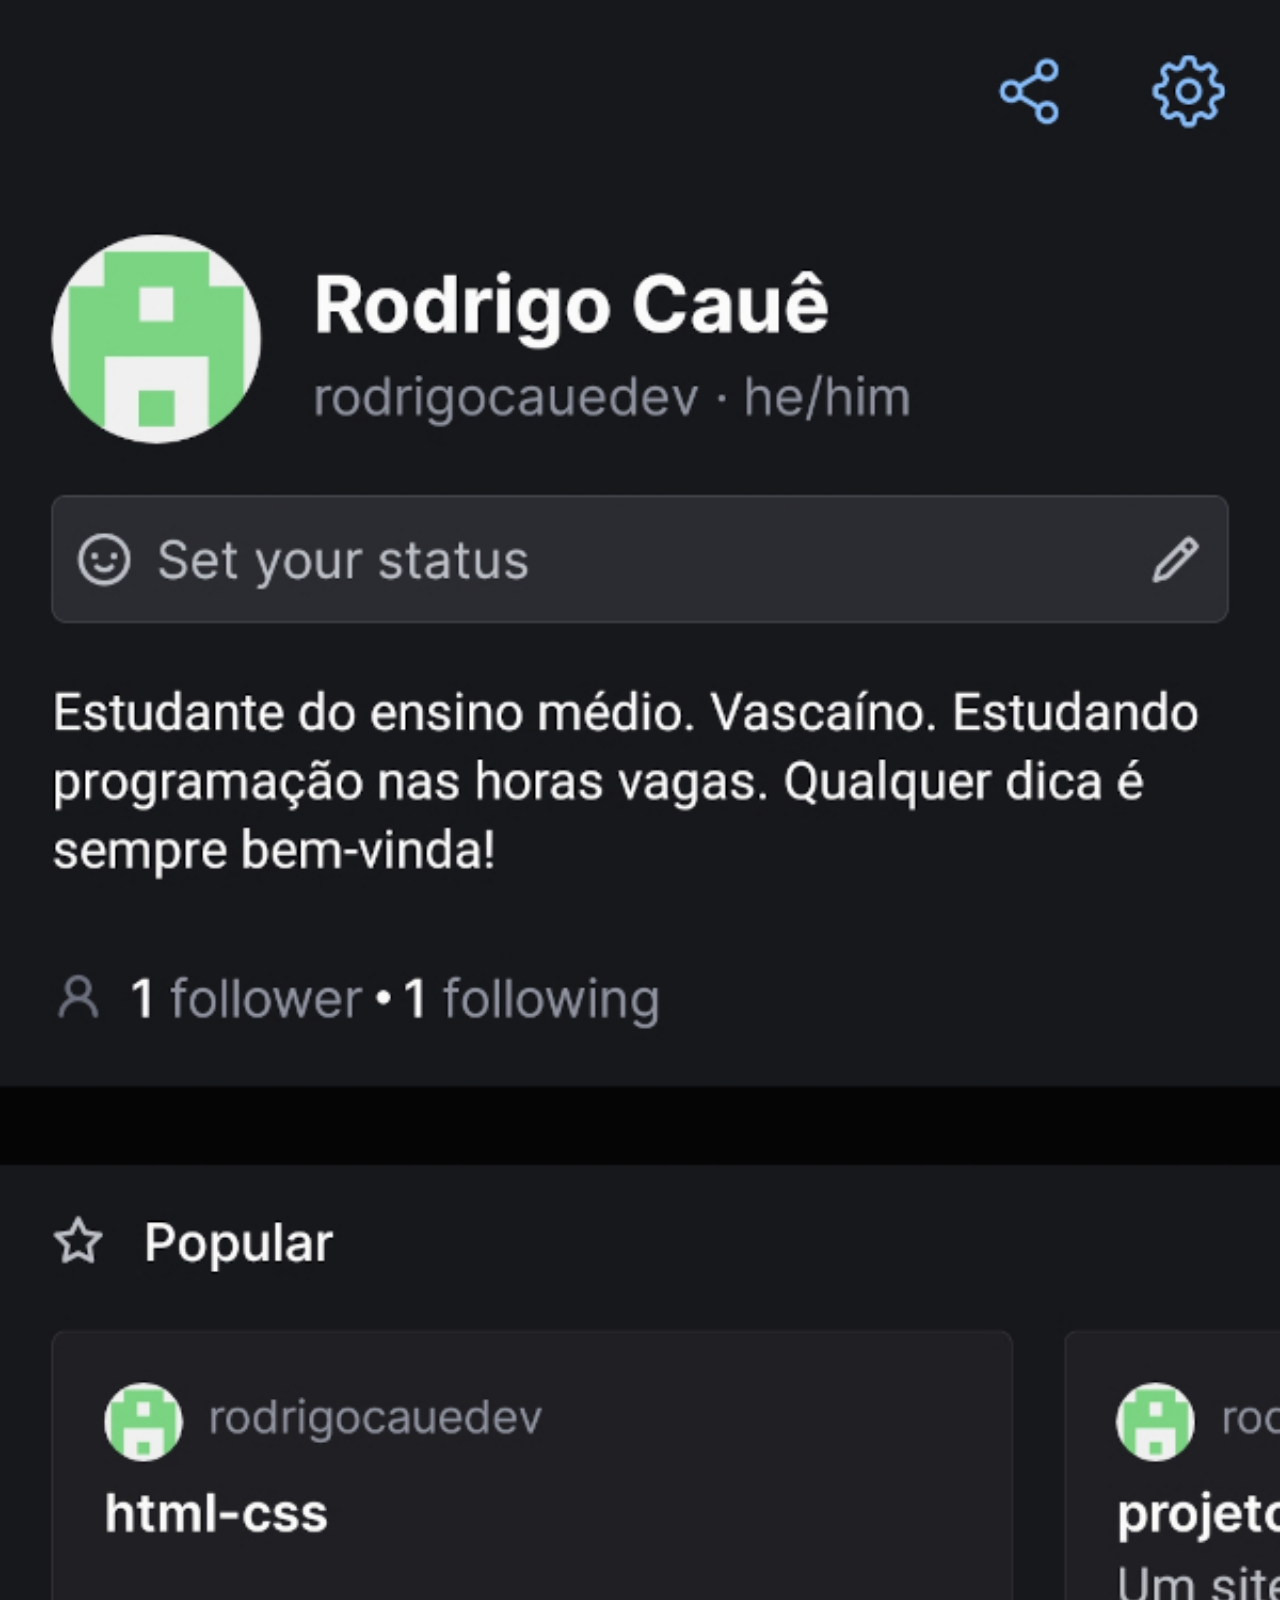
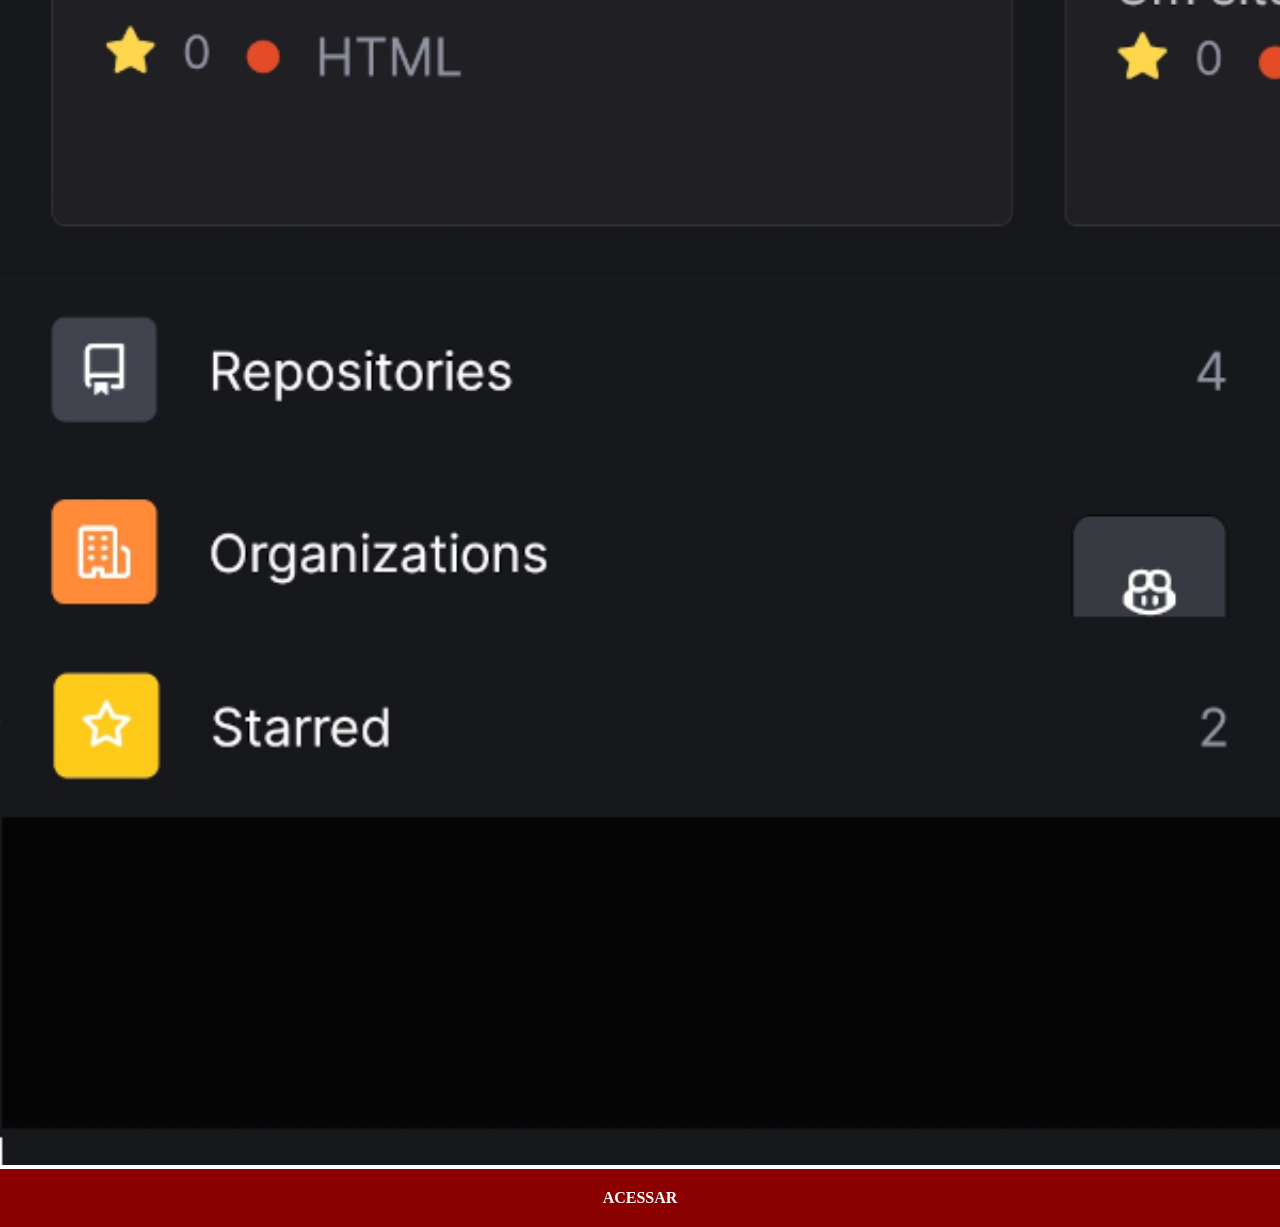
<file: github.html>
<!DOCTYPE html>
<html lang="pt-br">
<head>
    <meta charset="UTF-8">
    <meta name="viewport" content="width=device-width, initial-scale=1.0">
    <title>Home</title>
    <link rel="stylesheet" href="style/iframes.css">
    <style>
    </style>
</head>
<body>
    <img src="imagens/git.jpg" alt="">
    <p><a href="https://github.com/rodrigocauedev" target="_blank">ACESSAR</a></p>
</body>
</html>
</file>
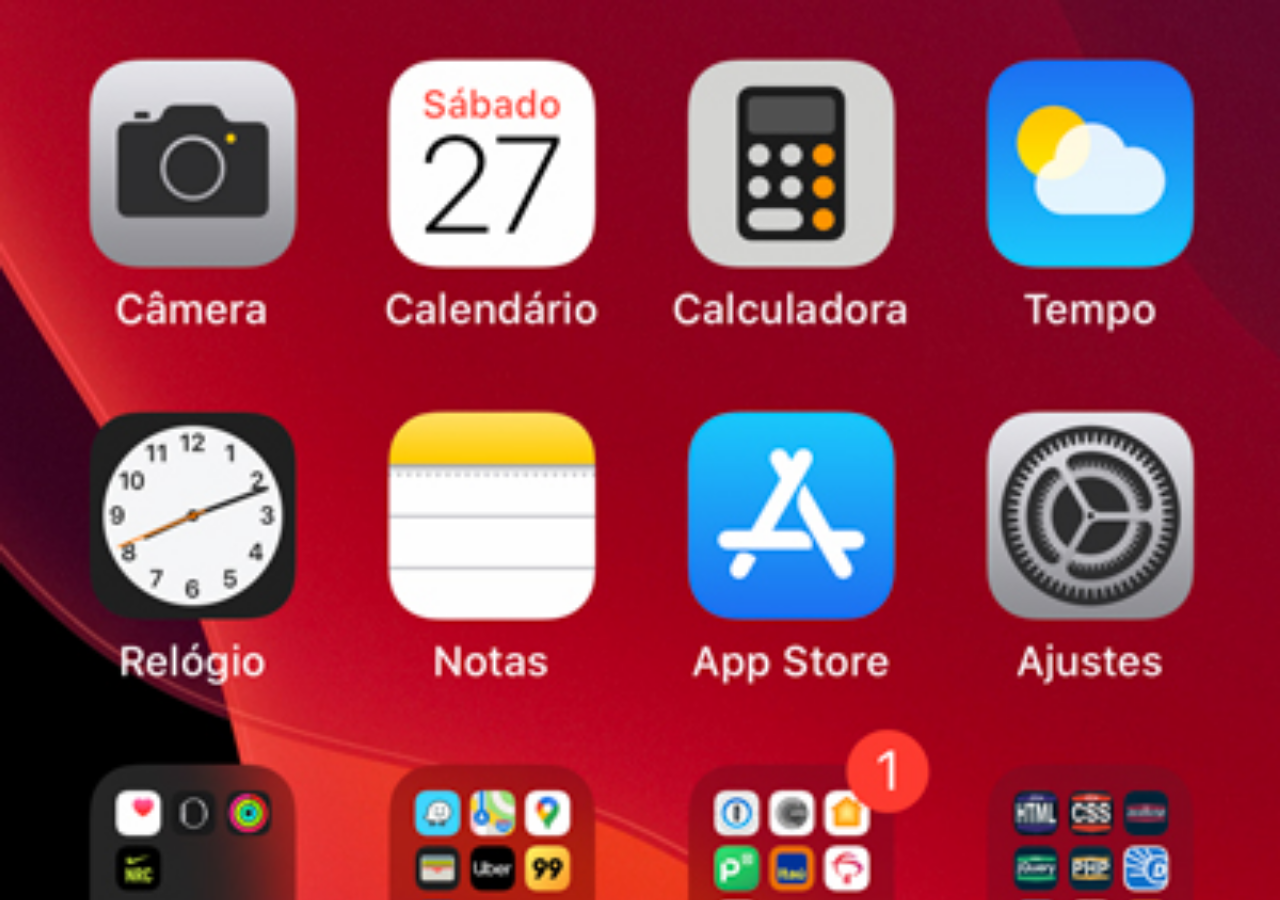
<file: home.html>
<!DOCTYPE html>
<html lang="pt-br">
<head>
    <meta charset="UTF-8">
    <meta name="viewport" content="width=device-width, initial-scale=1.0">
    <title>Home</title>
    <link rel="stylesheet" href="style/iframes.css">
    <style>
        body {
            background-image: url(imagens/tela-home.jpg);
        }
    </style>
</head>
<body>
</body>
</html>
</file>
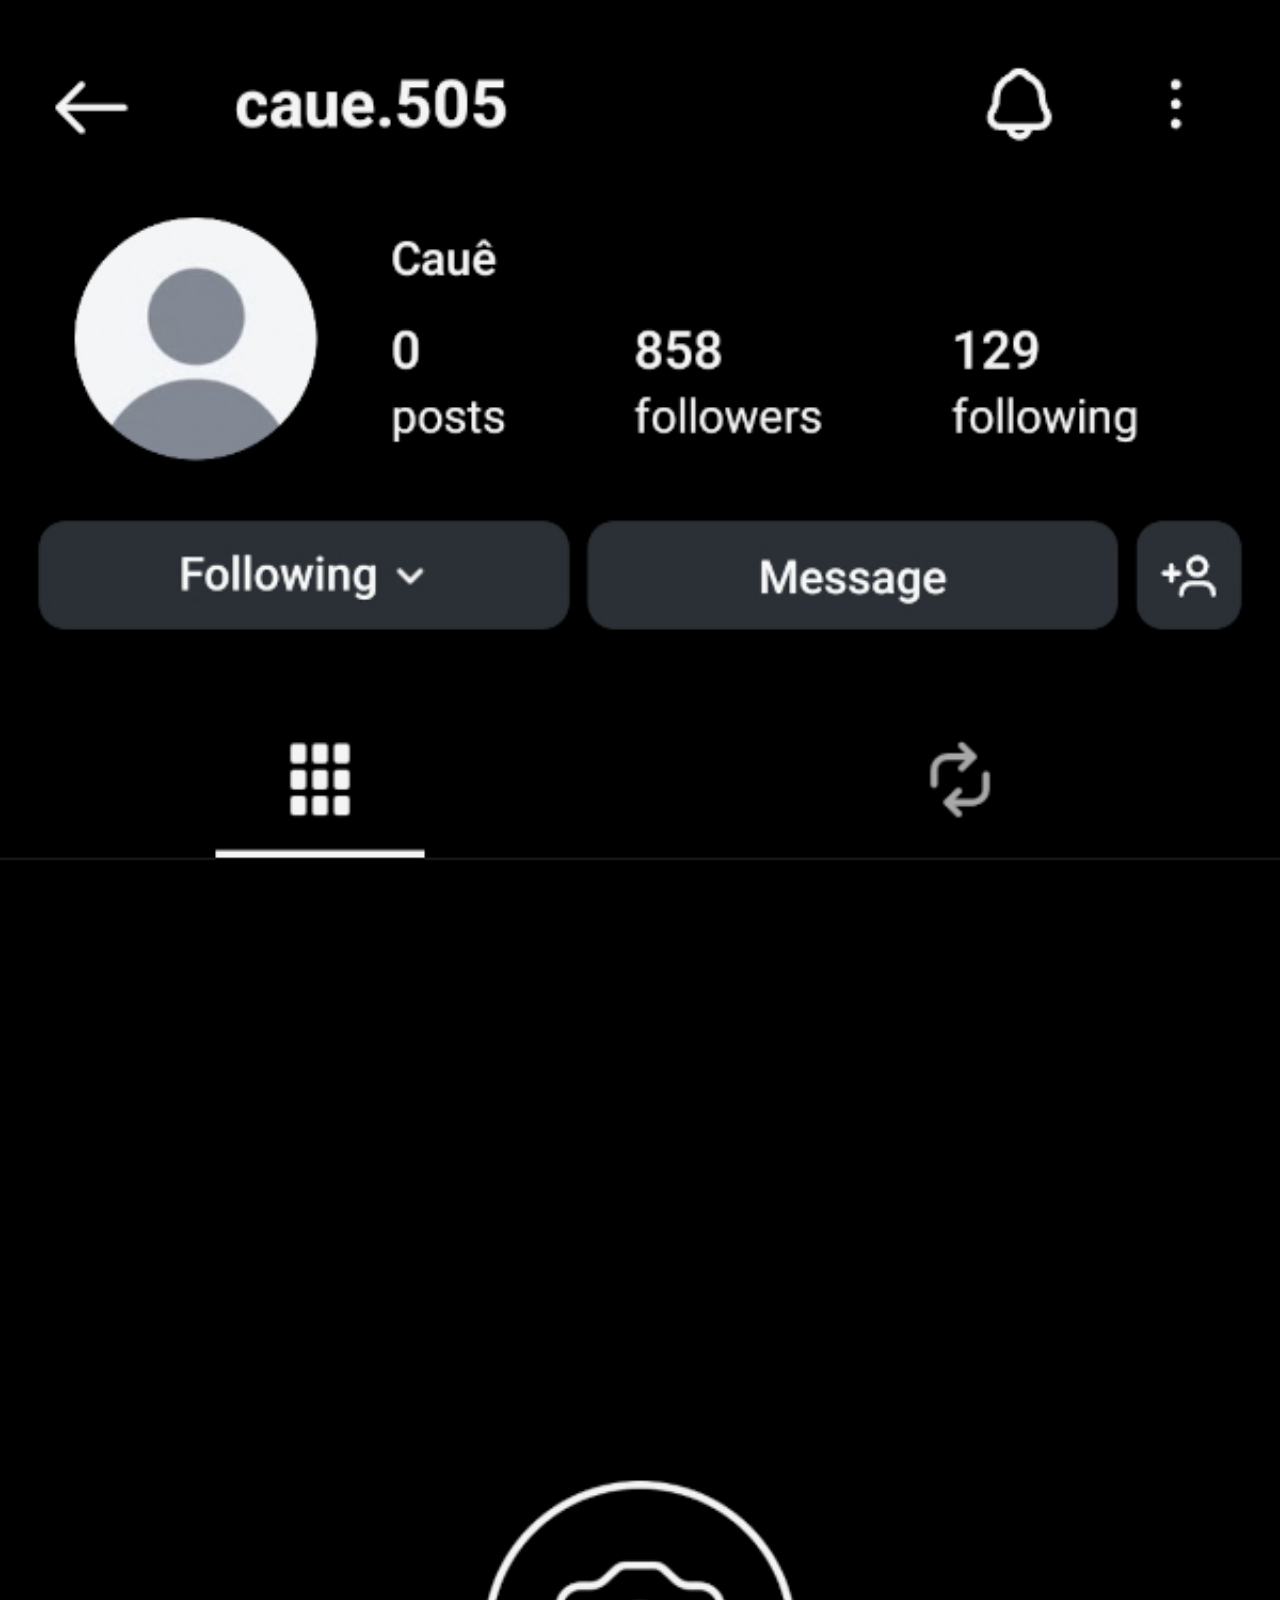
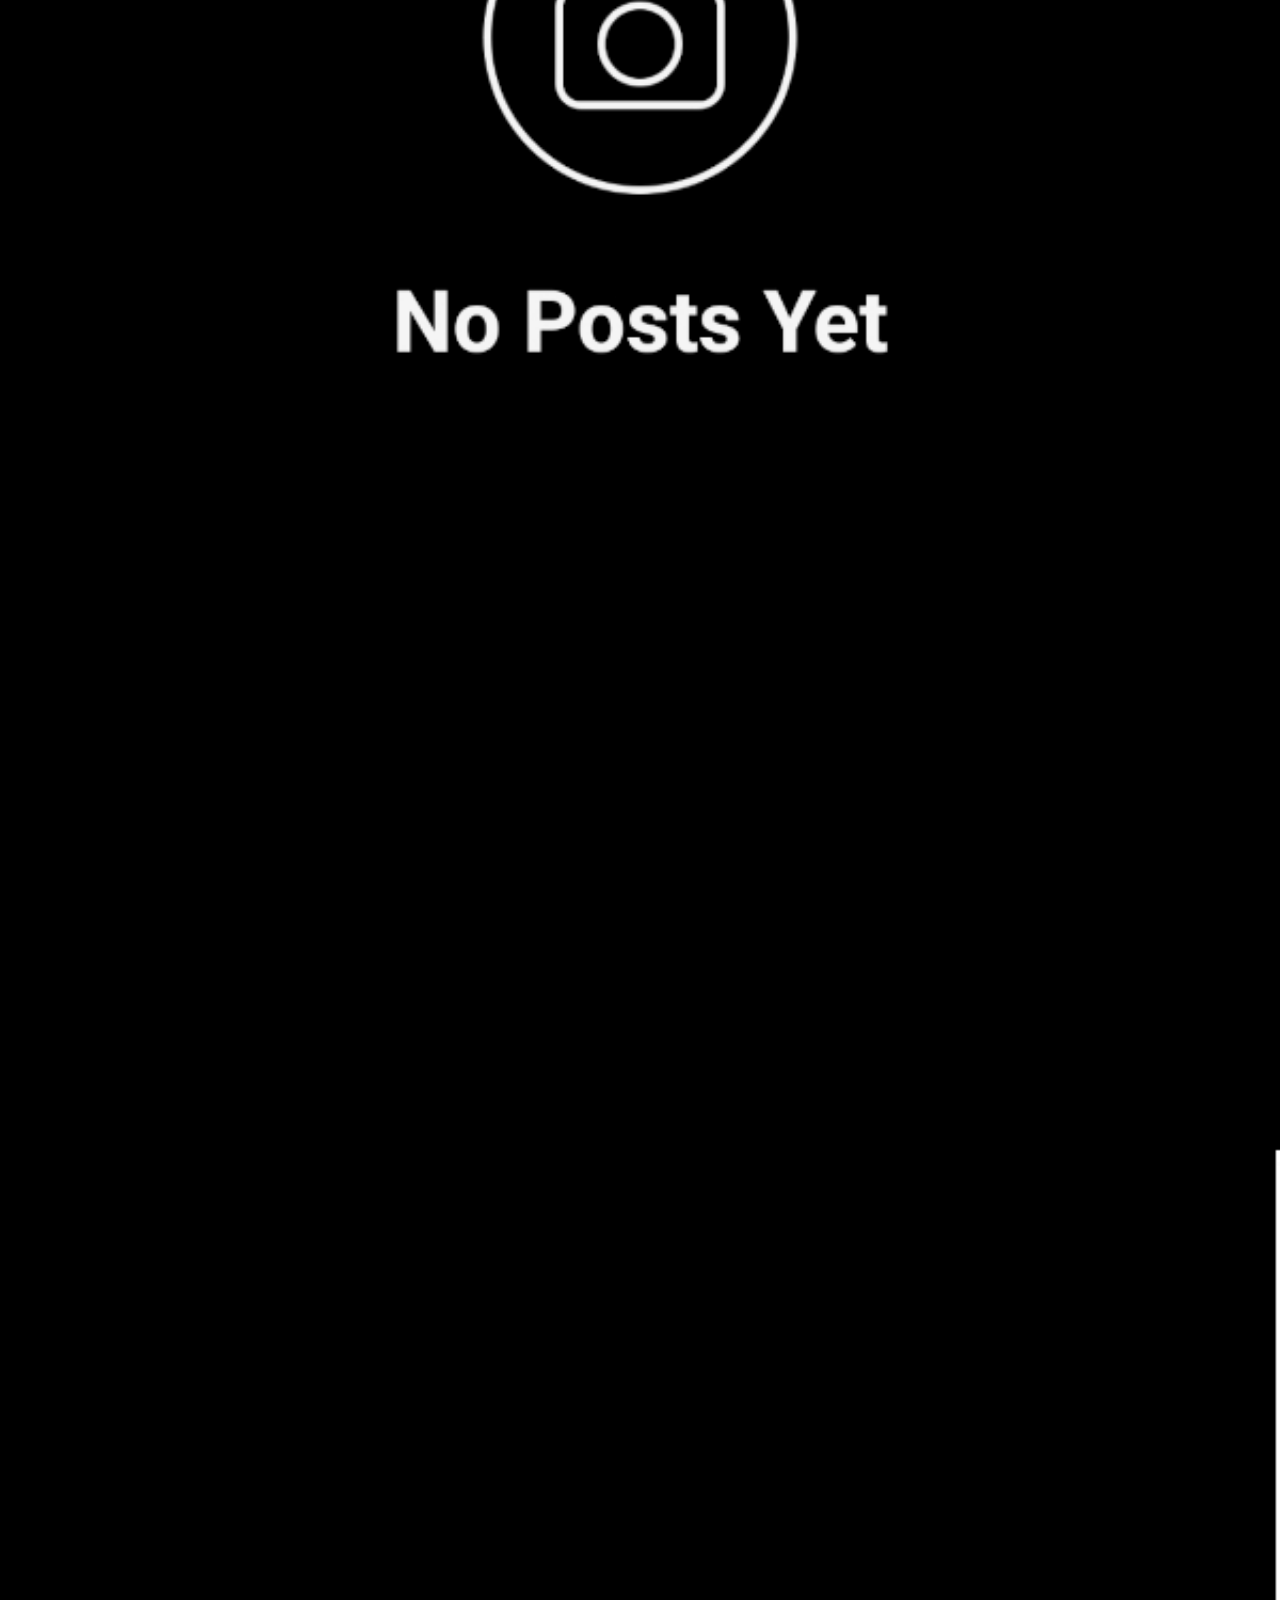
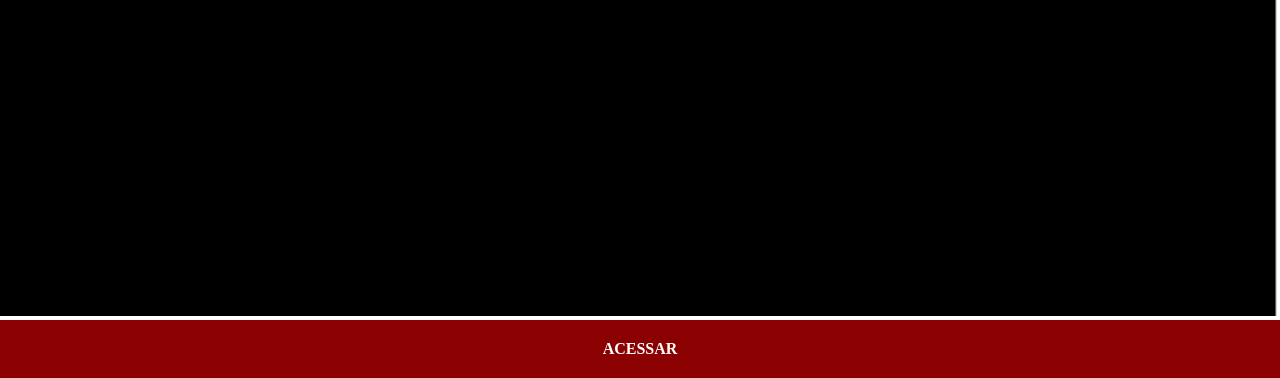
<file: instagram.html>
<!DOCTYPE html>
<html lang="pt-br">
<head>
    <meta charset="UTF-8">
    <meta name="viewport" content="width=device-width, initial-scale=1.0">
    <link rel="shortcut icon" href="imagens/favicon.ico" type="image/x-icon">
    <title>Home</title>
    <link rel="stylesheet" href="style/iframes.css">
    <style>
    </style>
</head>
<body>
    <img src="imagens/ins.jpg" alt="">
    <p><a href="https://www.instagram.com/caue.505/" target="_blank">ACESSAR</a></p>
</body>
</html>
</file>
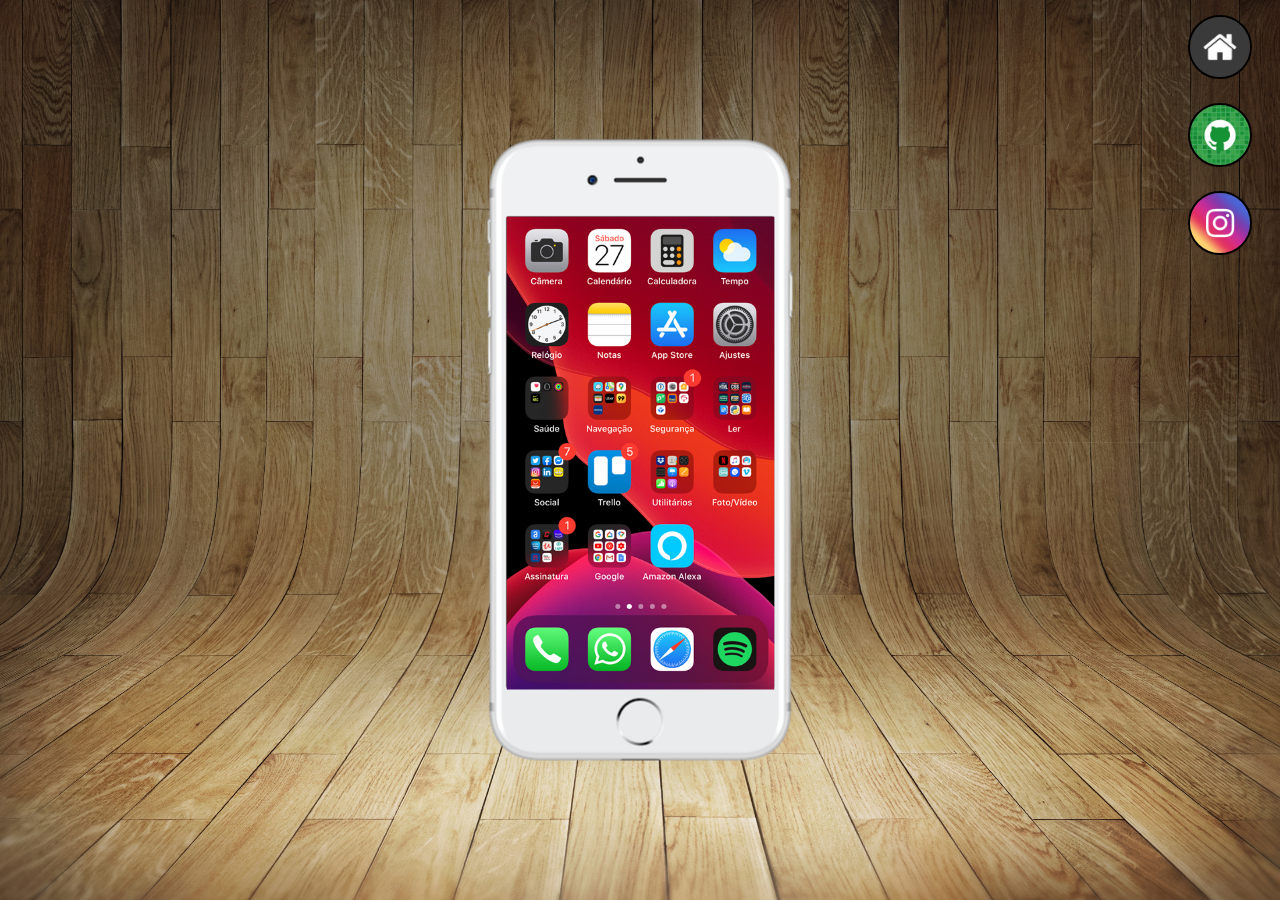
<file: principal.html>
<!DOCTYPE html>
<html lang="pt-br">
<head>
    <meta charset="UTF-8">
    <meta name="viewport" content="width=device-width, initial-scale=1.0">
    <title>Projeto Social</title>
    <link rel="stylesheet" href="style/style.css">
</head>
<body>
    <section id="celular">
        <iframe src="home.html" frameborder="0" id="tela" name="celureshow"></iframe>
    </section>
    <section id="redes-sociais">
        <a href="home.html" target="celureshow"> <img src="imagens/logo-home.jpg" alt=""> </a>
        <a href="github.html" target="celureshow"> <img src="imagens/logo-github.jpg" alt=""> </a>
        <a href="instagram.html" target="celureshow"> <img src="imagens/logo-instagram.jpg" alt=""> </a>
    </section>
</body>
</html>
</file>
<file: style/iframes.css>
@charset "UTF-8";

* {
    margin: 0;
    padding: 0;
}

body {
    background-size: cover;
    background-repeat: no-repeat;
    }

::-webkit-scrollbar {
            width: 0px;
            height: 0px;
    }

img {
    width: 100vw;
    }

p {
    background-color: darkred;
    font-weight: bolder;
    padding: 20px;
    text-align: center;
}

a {
    text-decoration: none;
    color: white;
}

p:hover {
    background-color: red;
}
</file>
<file: style/style.css>
@charset "UTF-8";

body {
    background-image: url(../imagens/fundo-madeira.jpg);
    background-size: cover;
    background-repeat: no-repeat;
    width: 95hvw;
    height: 95vh;
}

::-webkit-scrollbar {
    width: 0px;
    height: 0px;
}

#celular {
    background-image: url(../imagens/frame-iphone.png);
    position: absolute;
    height: 627px;
    width: 311px;
    top: 50%;
    left: 50%;
    transform: translate(-50%, -50%);
}

#tela {
    position: relative;
    top: 80px;
    left: 22px;
    width: 268px;
    height: 490px;
}

a {
    padding: 5px;
    padding-right: 20px;
    margin-top: 10px;
    display: block;
    text-align: right;
}

img {
    width: 60px;
    height: 60px;
    text-align: right;
    border: 2px solid black;
    border-radius: 100%;
}

img:hover {
    transform: translate(-5%, -5%);
}
</file>
